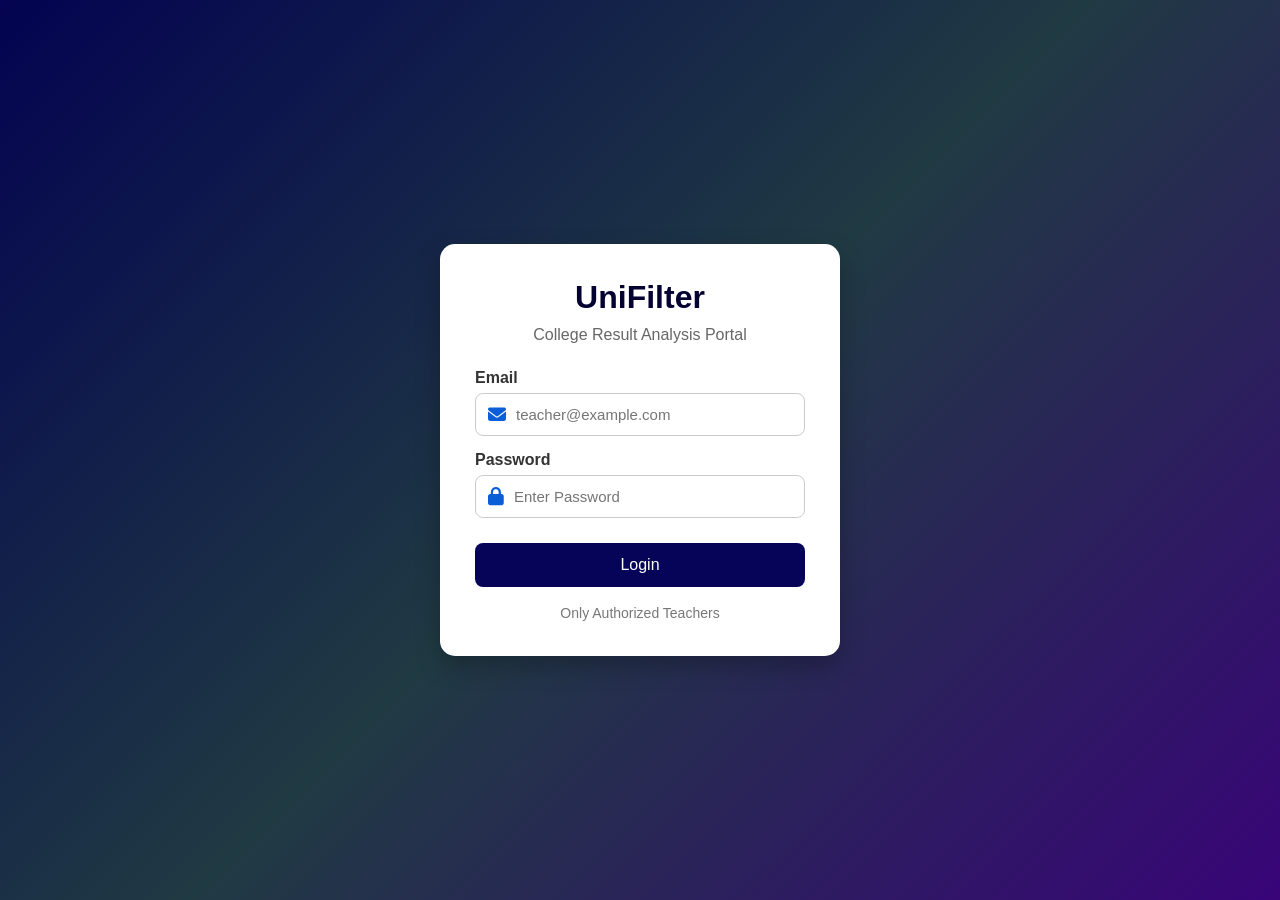
<file: index.html>
<!DOCTYPE html>
<html lang="en">
<head>
    <link rel="stylesheet" href="https://cdnjs.cloudflare.com/ajax/libs/font-awesome/6.5.2/css/all.min.css">
</head>
<meta charset="UTF-8">
<meta name="viewport" content="width=device-width, initial-scale=1.0">
<title>College Result Analysis Portal</title>

<style>
    *{
    margin:0;
    padding:0;
    box-sizing:border-box;
    font-family:Arial, Helvetica, sans-serif;
}

body{
     body {
    margin: 0;
    height: 100vh;
    background: linear-gradient(to right, white 30%, #2575fc 30%);
}
    display:flex;
    justify-content:center;
    align-items:center;
    height:100vh;
    margin:0;
    background:linear-gradient(135deg,#030351,#203A43,#380478);
}

.login-box{
    width:400px;
    background:#fff;
    padding:35px;
    border-radius:15px;
    box-shadow:0 10px 25px rgba(0,0,0,.25);
}

.logo{
    text-align:center;
    font-size:32px;
    font-weight:bold;
    color:#040230;
    margin-bottom:10px;
}

.sub{
    text-align:center;
    color:#666;
    margin-bottom:25px;
}

label{
    display:block;
    margin:12px 0 6px;
    font-weight:bold;
    color:#333;
}

.input-box{
    display:flex;
    align-items:center;
    border:1px solid #ccc;
    border-radius:8px;
    padding:0 12px;
    margin-bottom:15px;
    background:#fff;
}

.input-box i{
    color:#0b5ed7;
    font-size:18px;
    margin-right:10px;
}

.input-box input{
    width:100%;
    border:none;
    outline:none;
    padding:12px 0;
    font-size:15px;
}

button{
    width:100%;
    padding:13px;
    margin-top:10px;
    background:#060458;
    color:white;
    border:none;
    border-radius:8px;
    font-size:16px;
    cursor:pointer;
    transition:.3s;

    input:focus{
    outline:none;
    border:2px solid #0b5ed7;
    box-shadow:0 0 8px rgba(11,94,215,0.3);
}
}

button:hover{
    background:#084298;
}

.footer{
    margin-top:18px;
    text-align:center;
    color:#777;
    font-size:14px;
}
</style>
</head>

<body>
    

<div class="login-box">

<div class="logo">UniFilter</div>
<div class="sub">College Result Analysis Portal</div>

<label>Email</label>

<div class="input-box">
    <i class="fa-solid fa-envelope"></i>
    <input type="email" id="email" placeholder="teacher@example.com">
</div>
<label>Password</label>

<div class="input-box">
    <i class="fa-solid fa-lock"></i>
    <input type="password" id="password" placeholder="Enter Password">
</div>

<button onclick="login(window.location.href="dashboard.html";)">
Login

</button>

<div class="footer">
Only Authorized Teachers
</div>

</div>

<script>

function login(){

let email=document.getElementById("email").value;
let password=document.getElementById("password").value;

if(email=="" || password==""){
alert("Please enter Email and Password");
}
else{

window.location.href="dashboard.html";

}

}

</script>

</body>
</html>

<script>
function login() {

    let email = document.getElementById("email").value;
    let password = document.getElementById("password").value;

    if(email=="" || password==""){
        alert("Please enter Email and Password");
    }else{
        window.location.href="dashboard.html";
    }

}
</script>
</file>
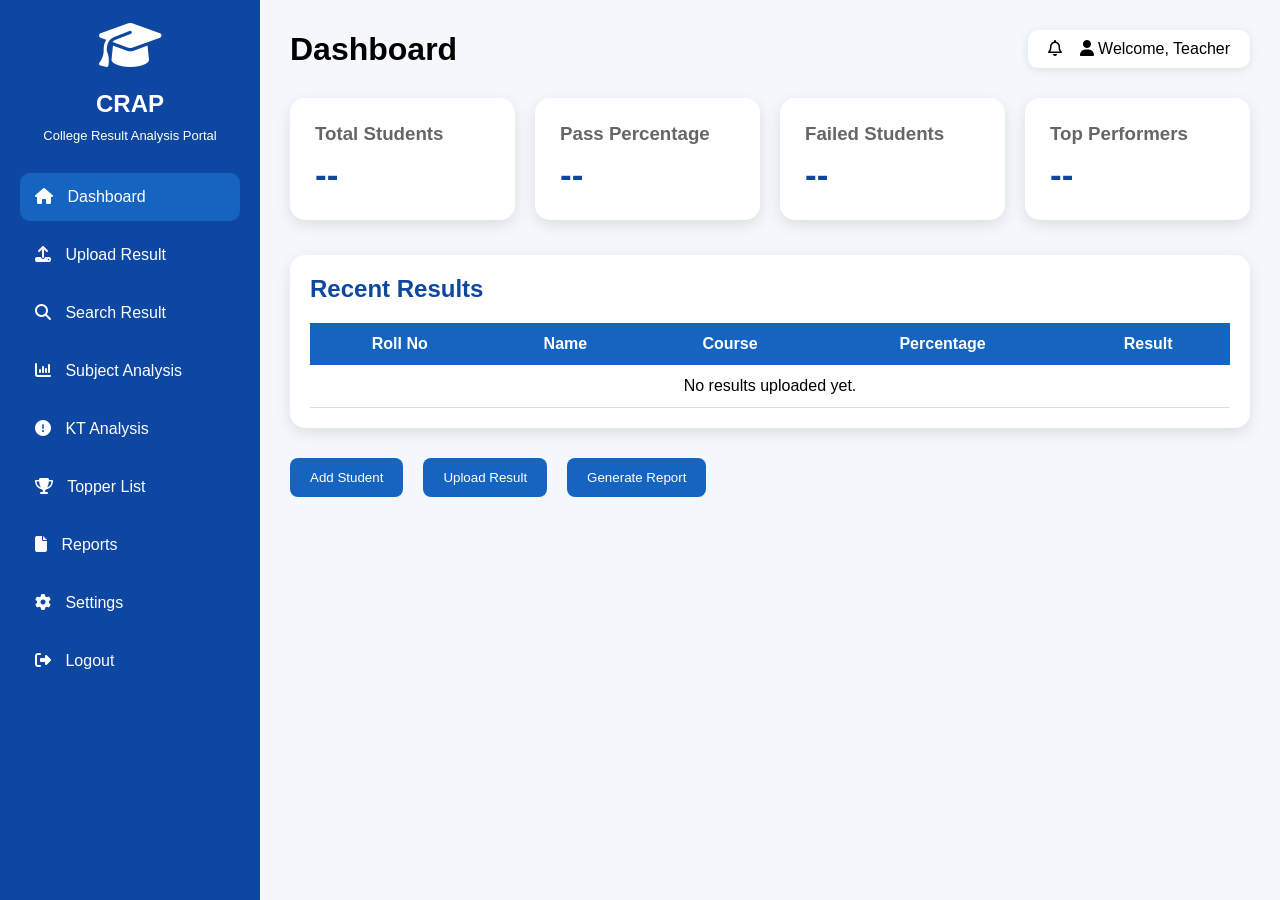
<file: dashboard.html>
<!DOCTYPE html>
<html lang="en">
<head>
    <meta charset="UTF-8">
    <meta name="viewport" content="width=device-width, initial-scale=1.0">
    <title>Dashboard - College Result Analysis Portal</title>

    <link rel="stylesheet" href="dashboard.css">

    <!-- Font Awesome -->
    <link rel="stylesheet"
    href="https://cdnjs.cloudflare.com/ajax/libs/font-awesome/6.7.2/css/all.min.css">
</head>

<body>
    

<div class="container">

    <!-- Sidebar -->
    <div class="sidebar">

        <div class="logo">
            <i class="fa-solid fa-graduation-cap"></i>
            <h2>CRAP</h2>
            <p>College Result Analysis Portal</p>
        </div>

        <ul>

            <li class="active">
                <i class="fa-solid fa-house"></i>
                Dashboard
            </li>

            <li onclick="window.location.href='upload.html'">
                <i class="fa-solid fa-upload"></i>
                Upload Result
            </li>

            <li onclick="window.location.href='search-result.html'">
                <i class="fa-solid fa-magnifying-glass"></i>
                Search Result
            </li>

            <li>
                <i class="fa-solid fa-chart-column"></i>
                Subject Analysis
            </li>

            <li>
                <i class="fa-solid fa-circle-exclamation"></i>
                KT Analysis
            </li>

            <li>
                <i class="fa-solid fa-trophy"></i>
                Topper List
            </li>

            <li>
                <i class="fa-solid fa-file"></i>
                Reports
            </li>

            <li>
                <i class="fa-solid fa-gear"></i>
                Settings
            </li>

            <li onclick="window.location.href='index.html'">
                <i class="fa-solid fa-right-from-bracket"></i>
                Logout
            </li>

        </ul>

    </div>

    <!-- Main Content -->
    <div class="main">

        <!-- Top Bar -->
        <div class="topbar">

            <h1>Dashboard</h1>

            <div class="profile">
                <i class="fa-regular fa-bell"></i>
                &nbsp;&nbsp;
                <i class="fa-solid fa-user"></i>
                Welcome, Teacher
            </div>

        </div>

        <!-- Cards -->

        <div class="cards">

            <div class="card">
                <h3>Total Students</h3>
                <h1>--</h1>
            </div>

            <div class="card">
                <h3>Pass Percentage</h3>
                <h1>--</h1>
            </div>

            <div class="card">
                <h3>Failed Students</h3>
                <h1>--</h1>
            </div>

            <div class="card">
                <h3>Top Performers</h3>
                <h1>--</h1>
            </div>

        </div>

        <!-- Recent Results -->

        <div class="recent-results">

            <h2>Recent Results</h2>

            <table>

                <tr>
                    <th>Roll No</th>
                    <th>Name</th>
                    <th>Course</th>
                    <th>Percentage</th>
                    <th>Result</th>
                </tr>

                
                    <tr>
    <td colspan="5" style="text-align:center;">
        No results uploaded yet.
    </td>
</tr>

            </table>

        </div>

        <!-- Buttons -->

        <div class="actions">

            <button>Add Student</button>

            <button>Upload Result</button>

            <button>Generate Report</button>

        </div>

    </div>

</div>
<script src="dashboard.js"></script>
</body>
</html>
</file>
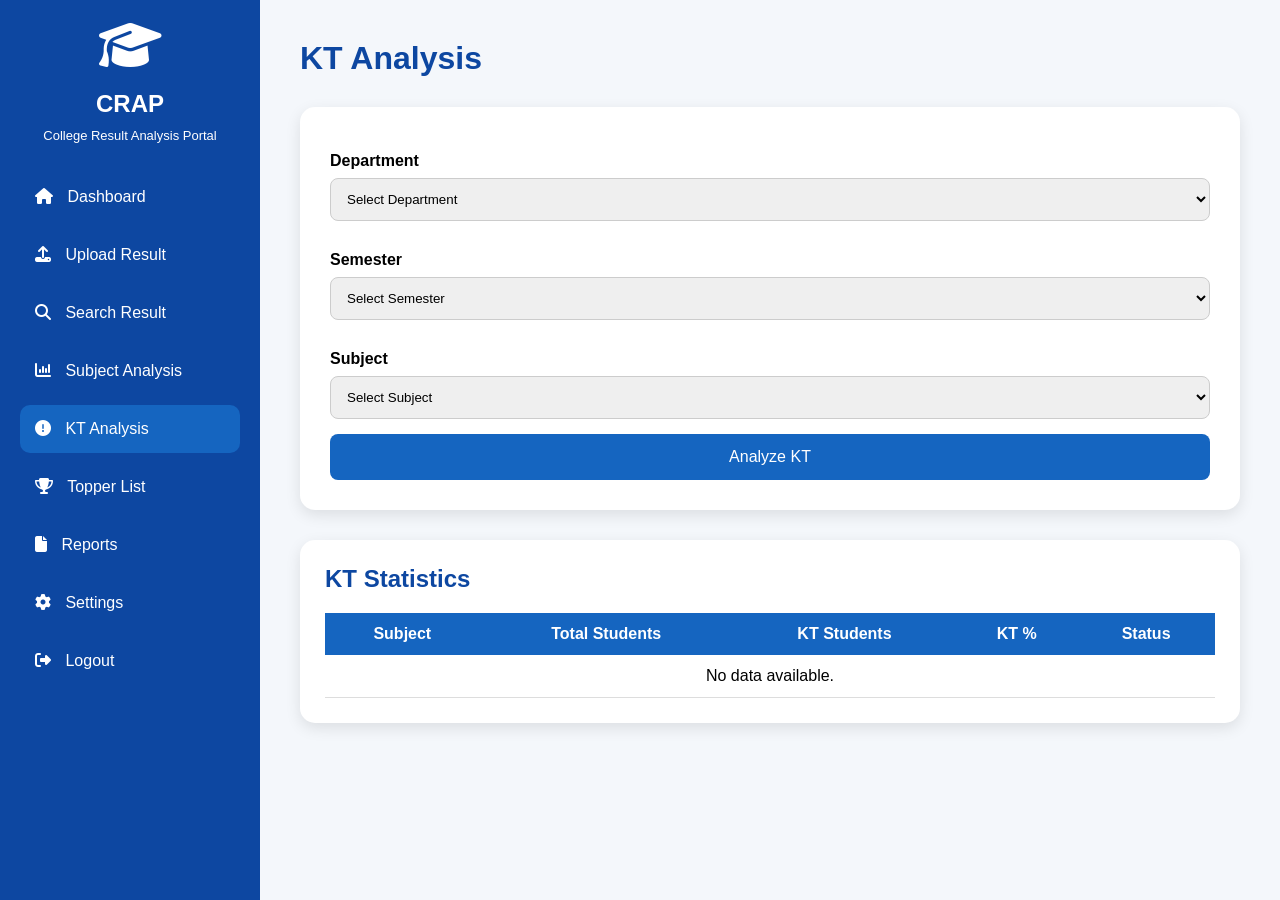
<file: kt.Html>
<!DOCTYPE html>
<html lang="en">
<head>
<meta charset="UTF-8">
<meta name="viewport" content="width=device-width, initial-scale=1.0">
<title>KT Analysis</title>

<link rel="stylesheet" href="kt.css">

<link rel="stylesheet"
href="https://cdnjs.cloudflare.com/ajax/libs/font-awesome/6.7.2/css/all.min.css">

</head>
<body>

<div class="container">

<!-- Sidebar -->

<div class="sidebar">

<div class="logo">
<i class="fa-solid fa-graduation-cap"></i>
<h2>CRAP</h2>
<p>College Result Analysis Portal</p>
</div>

<ul>

<li onclick="window.location.href='dashboard.html'">
<i class="fa-solid fa-house"></i> Dashboard
</li>

<li onclick="window.location.href='upload.html'">
<i class="fa-solid fa-upload"></i> Upload Result
</li>

<li onclick="window.location.href='search-result.html'">
<i class="fa-solid fa-magnifying-glass"></i> Search Result
</li>

<li onclick="window.location.href='subject.html'">
<i class="fa-solid fa-chart-column"></i> Subject Analysis
</li>

<li class="active">
<i class="fa-solid fa-circle-exclamation"></i> KT Analysis
</li>

<li onclick="window.location.href='topper.html'">
<i class="fa-solid fa-trophy"></i> Topper List
</li>

<li onclick="window.location.href='reports.html'">
<i class="fa-solid fa-file"></i> Reports
</li>

<li onclick="window.location.href='settings.html'">
<i class="fa-solid fa-gear"></i> Settings
</li>

<li onclick="window.location.href='index.html'">
<i class="fa-solid fa-right-from-bracket"></i> Logout
</li>

</ul>

</div>

<!-- Main -->

<div class="main">

<h1>KT Analysis</h1>

<div class="analysis-box">

<label>Department</label>

<select id="department">
<option value="">Select Department</option>
<option>BSc IT</option>
<option>BCom</option>
<option>BMS</option>
</select>

<label>Semester</label>

<select id="semester">
<option value="">Select Semester</option>
<option>Semester 1</option>
<option>Semester 2</option>
<option>Semester 3</option>
<option>Semester 4</option>
<option>Semester 5</option>
<option>Semester 6</option>
</select>

<label>Subject</label>

<select id="subject">
<option value="">Select Subject</option>
</select>

<button onclick="analyzeKT()">
Analyze KT
</button>

</div>

<div class="table-box">

<h2>KT Statistics</h2>

<table>

<tr>
<th>Subject</th>
<th>Total Students</th>
<th>KT Students</th>
<th>KT %</th>
<th>Status</th>
</tr>

<tr>
<td colspan="5">
No data available.
</td>
</tr>

</table>

</div>

</div>

</div>

<script src="kt.js"></script>

</body>
</html>
</file>
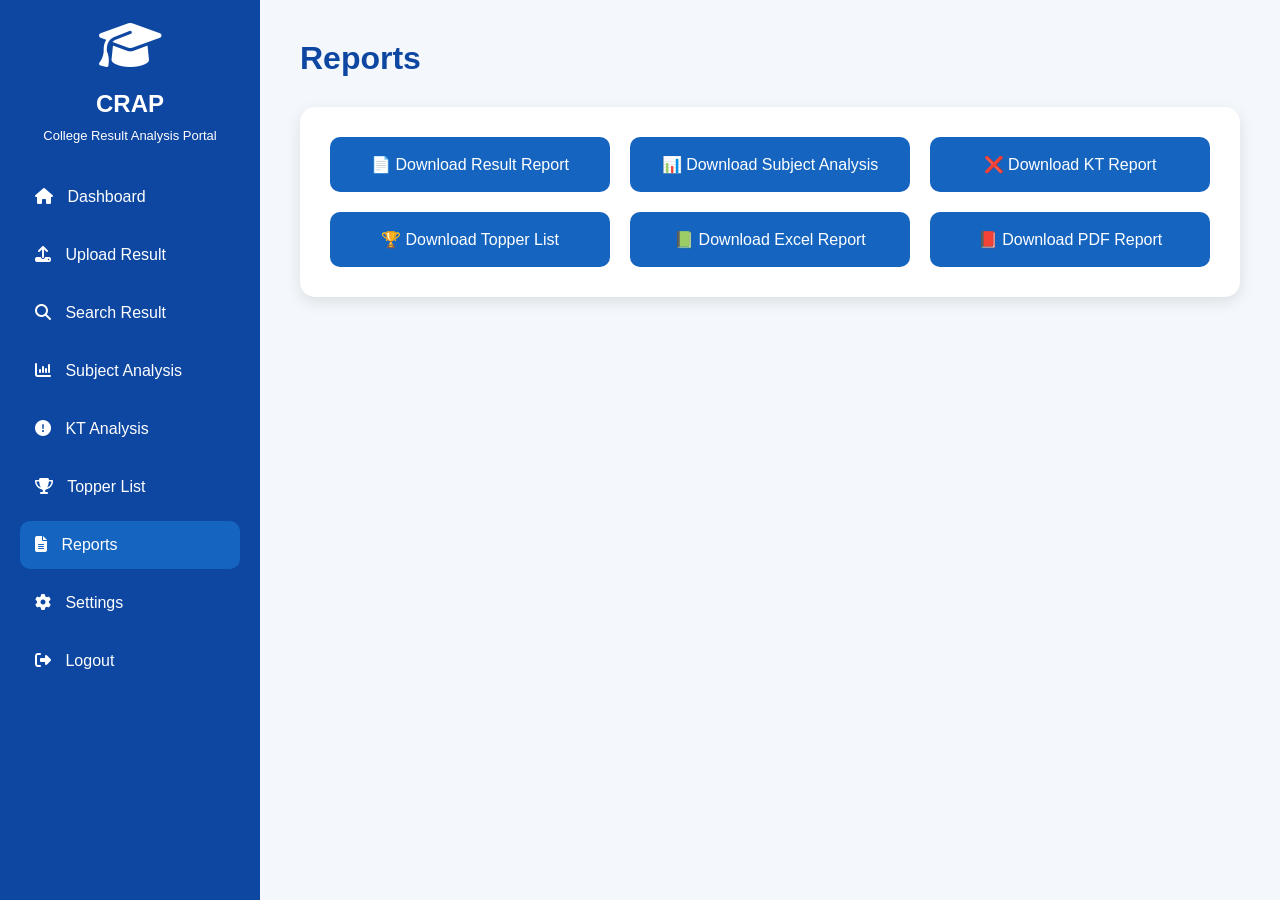
<file: reports.html>
<!DOCTYPE html>
<html lang="en">
<head>
<meta charset="UTF-8">
<meta name="viewport" content="width=device-width, initial-scale=1.0">
<title>Reports</title>

<link rel="stylesheet" href="reports.css">

<link rel="stylesheet"
href="https://cdnjs.cloudflare.com/ajax/libs/font-awesome/6.7.2/css/all.min.css">

</head>
<body>

<div class="container">

<!-- Sidebar -->

<div class="sidebar">

<div class="logo">
<i class="fa-solid fa-graduation-cap"></i>
<h2>CRAP</h2>
<p>College Result Analysis Portal</p>
</div>

<ul>

<li onclick="window.location.href='dashboard.html'">
<i class="fa-solid fa-house"></i> Dashboard
</li>

<li onclick="window.location.href='upload.html'">
<i class="fa-solid fa-upload"></i> Upload Result
</li>

<li onclick="window.location.href='search-result.html'">
<i class="fa-solid fa-magnifying-glass"></i> Search Result
</li>

<li onclick="window.location.href='subject.html'">
<i class="fa-solid fa-chart-column"></i> Subject Analysis
</li>

<li onclick="window.location.href='kt.html'">
<i class="fa-solid fa-circle-exclamation"></i> KT Analysis
</li>

<li onclick="window.location.href='topper.html'">
<i class="fa-solid fa-trophy"></i> Topper List
</li>

<li class="active">
<i class="fa-solid fa-file-lines"></i> Reports
</li>

<li onclick="window.location.href='settings.html'">
<i class="fa-solid fa-gear"></i> Settings
</li>

<li onclick="window.location.href='index.html'">
<i class="fa-solid fa-right-from-bracket"></i> Logout
</li>

</ul>

</div>

<!-- Main -->

<div class="main">

<h1>Reports</h1>

<div class="report-box">

<button onclick="downloadResultReport()">
📄 Download Result Report
</button>

<button onclick="downloadSubjectReport()">
📊 Download Subject Analysis
</button>

<button onclick="downloadKTReport()">
❌ Download KT Report
</button>

<button onclick="downloadTopperReport()">
🏆 Download Topper List
</button>

<button onclick="downloadExcelReport()">
📗 Download Excel Report
</button>

<button onclick="downloadPDFReport()">
📕 Download PDF Report
</button>

</div>

</div>

</div>

<script src="reports.js"></script>

</body>
</html>
</file>
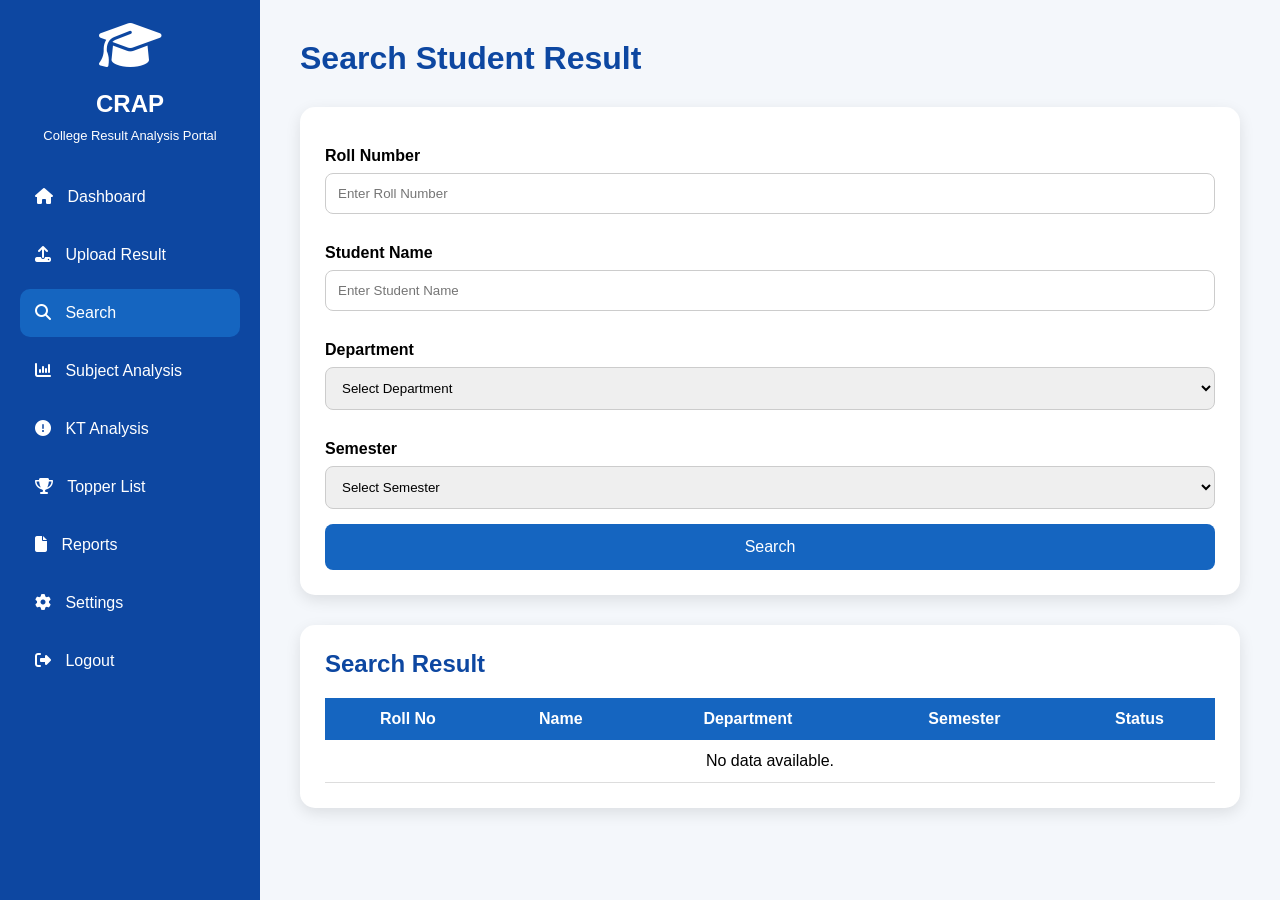
<file: search-result.html>
<!DOCTYPE html>
<html lang="en">
<head>
    <meta charset="UTF-8">
    <meta name="viewport" content="width=device-width, initial-scale=1.0">
    <title>Search Student</title>

    <link rel="stylesheet" href="search.css">

    <link rel="stylesheet"
    href="https://cdnjs.cloudflare.com/ajax/libs/font-awesome/6.7.2/css/all.min.css">
</head>
<body>

<div class="container">

    <!-- Sidebar -->
    <div class="sidebar">

        <div class="logo">
            <i class="fa-solid fa-graduation-cap"></i>
            <h2>CRAP</h2>
            <p>College Result Analysis Portal</p>
        </div>

        <ul>
            <li onclick="window.location.href='dashboard.html'">
                <i class="fa-solid fa-house"></i> Dashboard
            </li>

            <li onclick="window.location.href='upload.html'">
                <i class="fa-solid fa-upload"></i> Upload Result
            </li>

            <li class="active">
                <i class="fa-solid fa-magnifying-glass"></i> Search
            </li>

            <li onclick="window.location.href='subject.html'">
                <i class="fa-solid fa-chart-column"></i> Subject Analysis
            </li>

            <li onclick="window.location.href='kt.html'">
                <i class="fa-solid fa-circle-exclamation"></i> KT Analysis
            </li>

            <li onclick="window.location.href='topper.html'">
                <i class="fa-solid fa-trophy"></i> Topper List
            </li>

            <li onclick="window.location.href='reports.html'">
                <i class="fa-solid fa-file"></i> Reports
            </li>

            <li onclick="window.location.href='settings.html'">
                <i class="fa-solid fa-gear"></i> Settings
            </li>

            <li onclick="window.location.href='index.html'">
                <i class="fa-solid fa-right-from-bracket"></i> Logout
            </li>
        </ul>

    </div>

    <!-- Main Content -->

    <div class="main">

        <h1>Search Student Result</h1>

        <div class="search-box">

            <label>Roll Number</label>
            <input type="text" id="roll" placeholder="Enter Roll Number">

            <label>Student Name</label>
            <input type="text" id="name" placeholder="Enter Student Name">

            <label>Department</label>
            <select id="department">
                <option value="">Select Department</option>
                <option>BSc IT</option>
                <option>BCom</option>
                <option>BMS</option>
                <option>BCS</option>
                <option>BDS</option>
                <option>BAF</option>
            </select>

            <label>Semester</label>
            <select id="semester">
                <option value="">Select Semester</option>
                <option>Semester 1</option>
                <option>Semester 2</option>
                <option>Semester 3</option>
                <option>Semester 4</option>
                <option>Semester 5</option>
                <option>Semester 6</option>
            </select>

            <button onclick="searchStudent()">
                Search
            </button>

        </div>

        <div class="result-table">

            <h2>Search Result</h2>

            <table>

                <tr>
                    <th>Roll No</th>
                    <th>Name</th>
                    <th>Department</th>
                    <th>Semester</th>
                    <th>Status</th>
                </tr>

                <tr>
                    <td colspan="5">No data available.</td>
                </tr>

            </table>

        </div>

    </div>

</div>

<script src="search.js"></script>

</body>
</html>
</file>
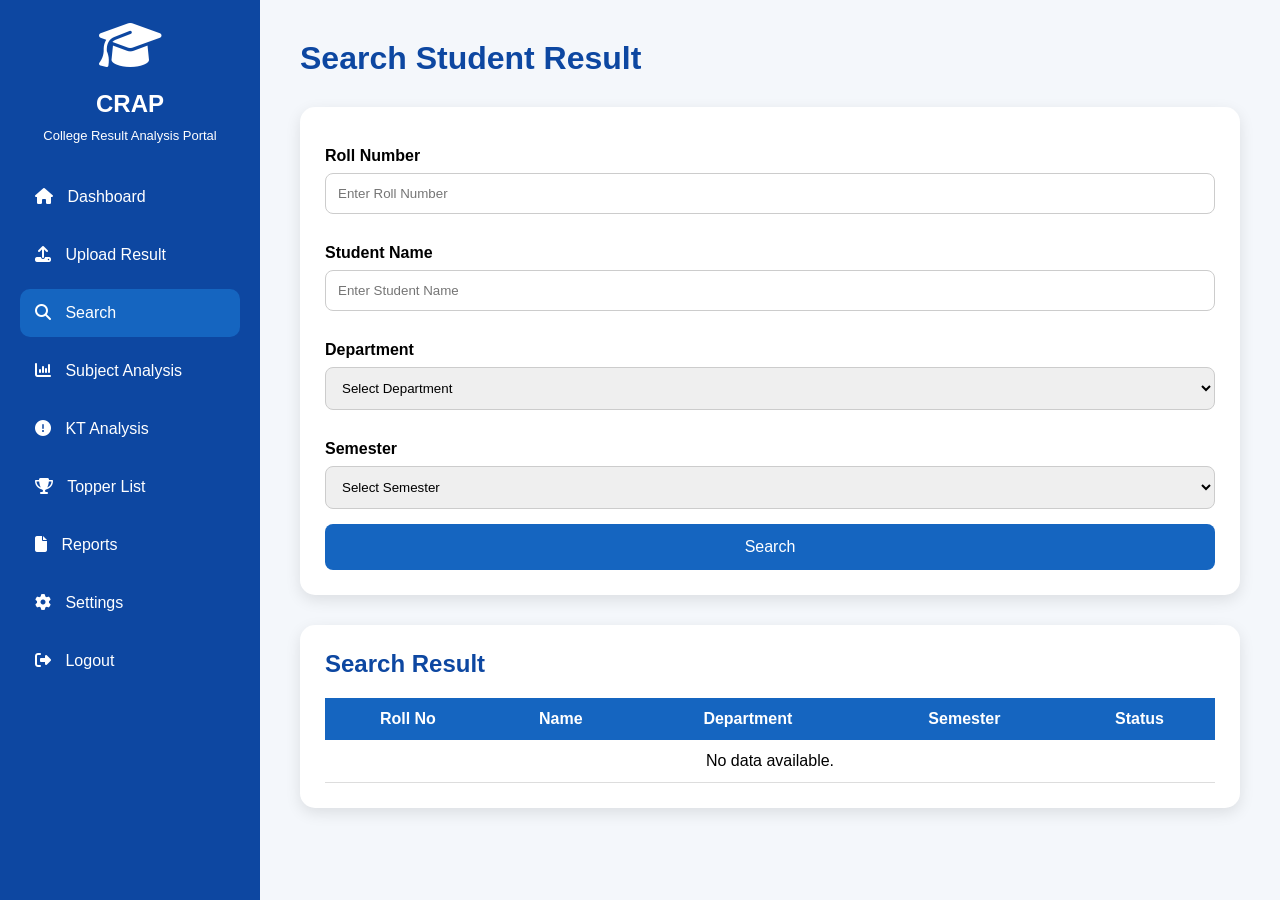
<file: search.html>
<!DOCTYPE html>
<html lang="en">
<head>
    <meta charset="UTF-8">
    <meta name="viewport" content="width=device-width, initial-scale=1.0">
    <title>Search Student</title>

    <link rel="stylesheet" href="search.css">

    <link rel="stylesheet"
    href="https://cdnjs.cloudflare.com/ajax/libs/font-awesome/6.7.2/css/all.min.css">
</head>
<body>

<div class="container">

    <!-- Sidebar -->
    <div class="sidebar">

        <div class="logo">
            <i class="fa-solid fa-graduation-cap"></i>
            <h2>CRAP</h2>
            <p>College Result Analysis Portal</p>
        </div>

        <ul>
            <li onclick="window.location.href='dashboard.html'">
                <i class="fa-solid fa-house"></i> Dashboard
            </li>

            <li onclick="window.location.href='upload.html'">
                <i class="fa-solid fa-upload"></i> Upload Result
            </li>

            <li class="active">
                <i class="fa-solid fa-magnifying-glass"></i> Search
            </li>

            <li onclick="window.location.href='subject.html'">
                <i class="fa-solid fa-chart-column"></i> Subject Analysis
            </li>

            <li onclick="window.location.href='kt.html'">
                <i class="fa-solid fa-circle-exclamation"></i> KT Analysis
            </li>

            <li onclick="window.location.href='topper.html'">
                <i class="fa-solid fa-trophy"></i> Topper List
            </li>

            <li onclick="window.location.href='reports.html'">
                <i class="fa-solid fa-file"></i> Reports
            </li>

            <li onclick="window.location.href='settings.html'">
                <i class="fa-solid fa-gear"></i> Settings
            </li>

            <li onclick="window.location.href='index.html'">
                <i class="fa-solid fa-right-from-bracket"></i> Logout
            </li>
        </ul>

    </div>

    <!-- Main Content -->

    <div class="main">

        <h1>Search Student Result</h1>

        <div class="search-box">

            <label>Roll Number</label>
            <input type="text" id="roll" placeholder="Enter Roll Number">

            <label>Student Name</label>
            <input type="text" id="name" placeholder="Enter Student Name">

            <label>Department</label>
            <select id="department">
                <option value="">Select Department</option>
                <option>BSc IT</option>
                <option>BCom</option>
                <option>BMS</option>
                <option>BCS</option>
                <option>BDS</option>
                <option>BAF</option>
            </select>

            <label>Semester</label>
            <select id="semester">
                <option value="">Select Semester</option>
                <option>Semester 1</option>
                <option>Semester 2</option>
                <option>Semester 3</option>
                <option>Semester 4</option>
                <option>Semester 5</option>
                <option>Semester 6</option>
            </select>

            <button onclick="searchStudent()">
                Search
            </button>

        </div>

        <div class="result-table">

            <h2>Search Result</h2>

            <table>

                <tr>
                    <th>Roll No</th>
                    <th>Name</th>
                    <th>Department</th>
                    <th>Semester</th>
                    <th>Status</th>
                </tr>

                <tr>
                    <td colspan="5">No data available.</td>
                </tr>

            </table>

        </div>

    </div>

</div>

<script src="search.js"></script>

</body>
</html>
</file>
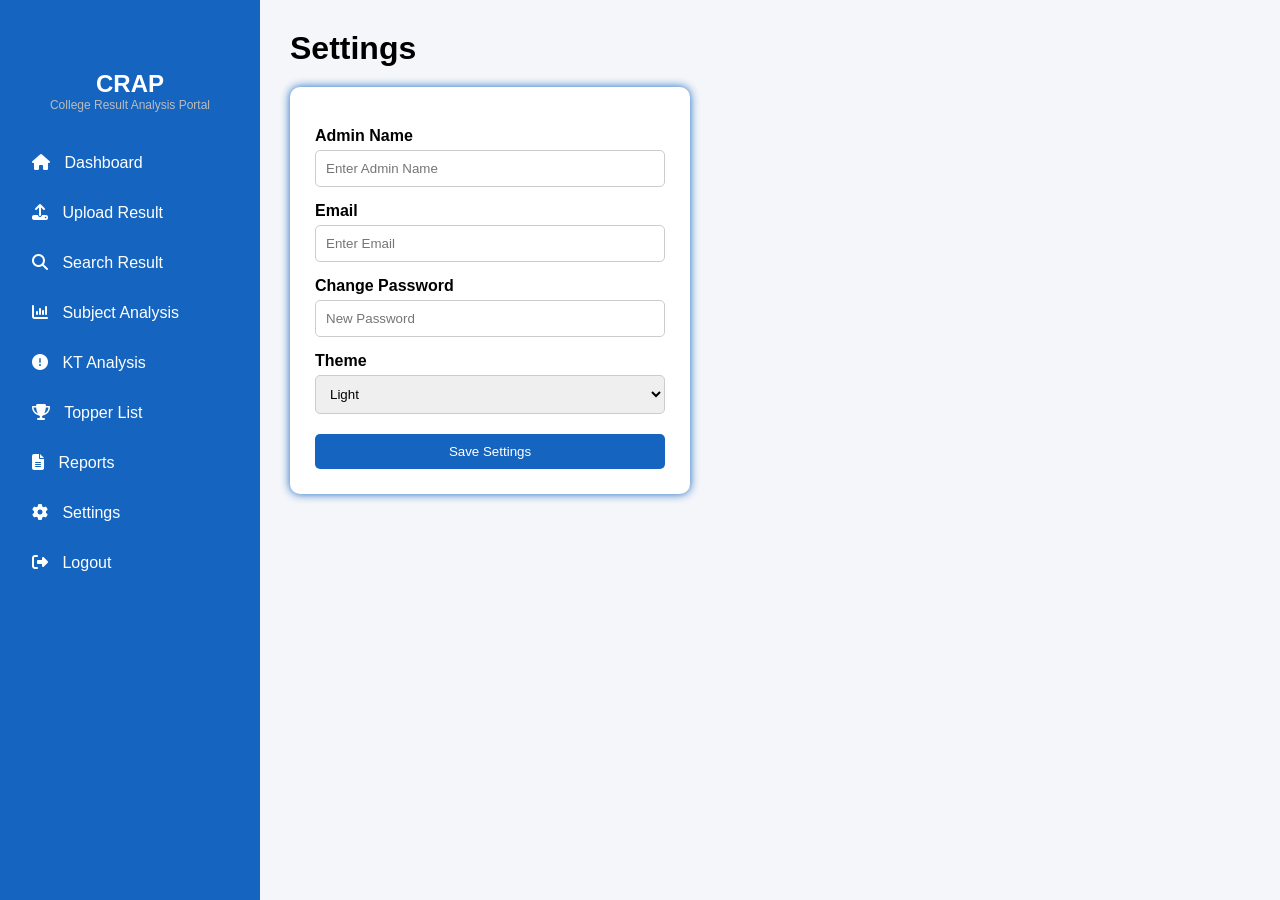
<file: settings.html>
<!DOCTYPE html>
<html lang="en">
<head>

<meta charset="UTF-8">
<meta name="viewport" content="width=device-width, initial-scale=1.0">

<title>Settings</title>

<link rel="stylesheet" href="settings.css">

<link rel="stylesheet"
href="https://cdnjs.cloudflare.com/ajax/libs/font-awesome/6.7.2/css/all.min.css">

</head>

<body>

<div class="container">

<!-- Sidebar -->

<div class="sidebar">

<div class="logo">
<i class="fa-solid fa-graduation-cap"></i>
<h2>CRAP</h2>
<p>College Result Analysis Portal</p>
</div>

<ul>

<li onclick="window.location.href='dashboard.html'">
<i class="fa-solid fa-house"></i> Dashboard
</li>

<li onclick="window.location.href='upload.html'">
<i class="fa-solid fa-upload"></i> Upload Result
</li>

<li onclick="window.location.href='search-result.html'">
<i class="fa-solid fa-magnifying-glass"></i> Search Result
</li>

<li onclick="window.location.href='subject.html'">
<i class="fa-solid fa-chart-column"></i> Subject Analysis
</li>

<li onclick="window.location.href='kt.html'">
<i class="fa-solid fa-circle-exclamation"></i> KT Analysis
</li>

<li onclick="window.location.href='topper.html'">
<i class="fa-solid fa-trophy"></i> Topper List
</li>

<li onclick="window.location.href='reports.html'">
<i class="fa-solid fa-file-lines"></i> Reports
</li>

<li class="active">
<i class="fa-solid fa-gear"></i> Settings
</li>

<li onclick="window.location.href='index.html'">
<i class="fa-solid fa-right-from-bracket"></i> Logout
</li>

</ul>

</div>

<!-- Main -->

<div class="main">

<h1>Settings</h1>

<div class="settings-box">

<label>Admin Name</label>
<input type="text" placeholder="Enter Admin Name">

<label>Email</label>
<input type="email" placeholder="Enter Email">

<label>Change Password</label>
<input type="password" placeholder="New Password">

<label>Theme</label>

<select>
<option>Light</option>
<option>Dark</option>
</select>

<button onclick="saveSettings()">
Save Settings
</button>

</div>

</div>

</div>

<script src="settings.js"></script>

</body>
</html>
</file>
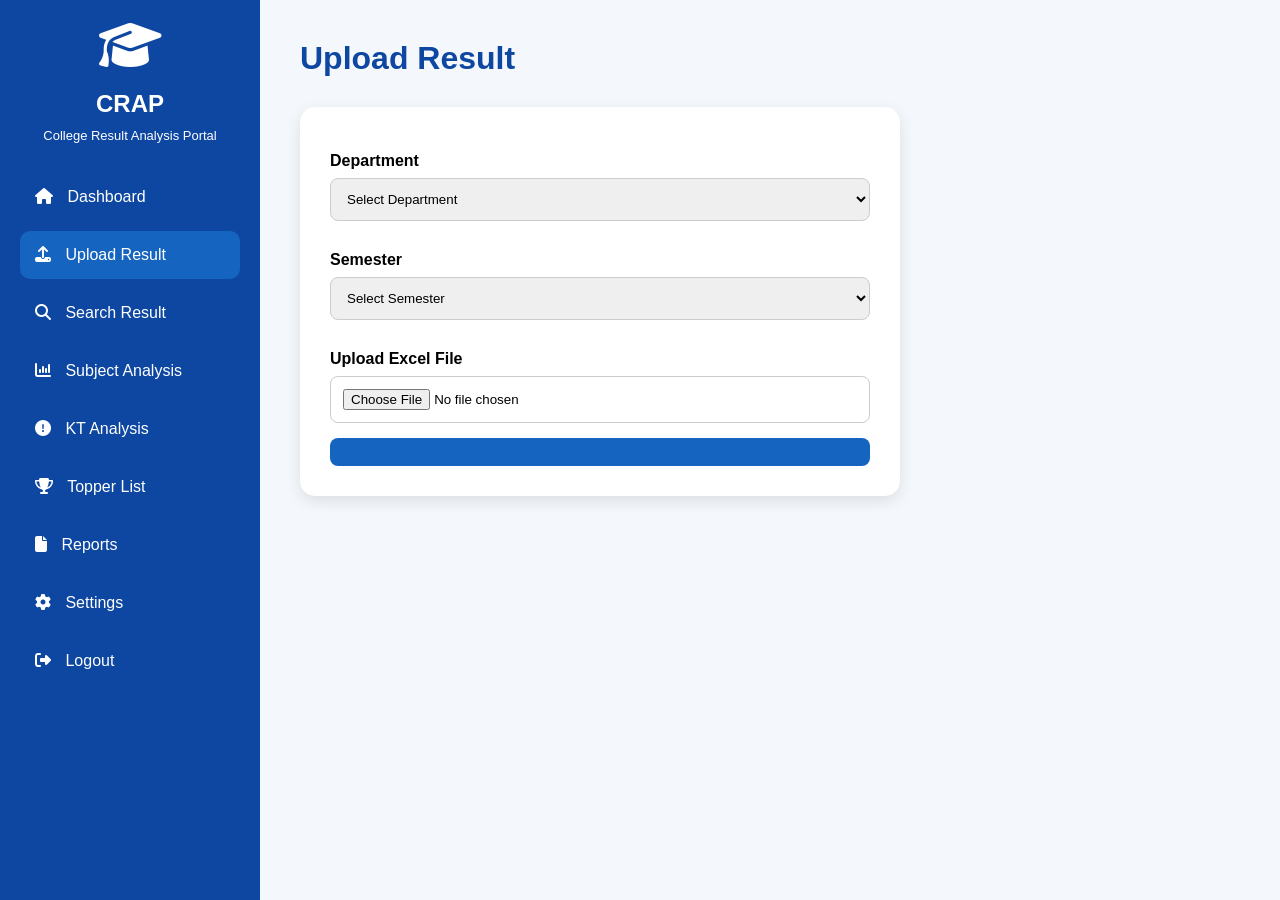
<file: upload.html>
<!DOCTYPE html>
<html lang="en">
<head>
    <meta charset="UTF-8">
    <meta name="viewport" content="width=device-width, initial-scale=1.0">
    <title>Upload Result</title>

    <link rel="stylesheet" href="upload.css">

    <link rel="stylesheet"
    href="https://cdnjs.cloudflare.com/ajax/libs/font-awesome/6.7.2/css/all.min.css">
</head>

<body>

<div class="container">

    <!-- Sidebar -->
    <div class="sidebar">

        <div class="logo">
            <i class="fa-solid fa-graduation-cap"></i>
            <h2>CRAP</h2>
            <p>College Result Analysis Portal</p>
        </div>

        <ul>

            <li onclick="window.location.href='dashboard.html'">
                <i class="fa-solid fa-house"></i> Dashboard
            </li>

            <li class="active">
                <i class="fa-solid fa-upload"></i> Upload Result
            </li>

            <li onclick="window.location.href='search-result.html'">
                <i class="fa-solid fa-magnifying-glass"></i> Search Result
            </li>

            <li><i class="fa-solid fa-chart-column"></i> Subject Analysis</li>

            <li><i class="fa-solid fa-circle-exclamation"></i> KT Analysis</li>

            <li><i class="fa-solid fa-trophy"></i> Topper List</li>

            <li><i class="fa-solid fa-file"></i> Reports</li>

            <li><i class="fa-solid fa-gear"></i> Settings</li>

            <li onclick="window.location.href='index.html'">
                <i class="fa-solid fa-right-from-bracket"></i> Logout
            </li>

        </ul>

    </div>

    <!-- Main -->

    <div class="main">

        <h1>Upload Result</h1>

        <div class="upload-box">

            <label>Department</label>
            <select>
                <option>Select Department</option>
                <option>BSc IT</option>
                <option>BCom</option>
                <option>BMS</option>
                <option>BCS</option>
                <option>BDS</option>
                <option>BAF</option>
            </select>

            <label>Semester</label>
            <select>
                <option>Select Semester</option>
                <option>Semester 1</option>
                <option>Semester 2</option>
                <option>Semester 3</option>
                <option>Semester 4</option>
                <option>Semester 5</option>
                <option>Semester 6</option>
                
            </select>

            <label>Upload Excel File</label>

            <input type="file" id="resultfile" accept=".xlsx,.xls">

            <button onclick="uploadResult()"Upload Result></button>

        </div>

    </div>

</div>
<script src="upload.js"></script>

</body>
</html>
</file>
<file: dashboard.css>
*{
    margin:0;
    padding:0;
    box-sizing:border-box;
    font-family:Arial,sans-serif;
}

body{
    background:#f4f7fb;
}

.container{
    display:flex;
    min-height:100vh;
}

/* Sidebar */

.sidebar{
    width:260px;
    background:#0d47a1;
    color:white;
    padding:20px;
}

.logo{
    text-align:center;
    margin-bottom:30px;
}

.logo i{
    font-size:50px;
    margin-bottom:10px;
}

.logo h2{
    margin:10px 0;
}

.logo p{
    font-size:13px;
}

.sidebar ul{
    list-style:none;
    margin-top:30px;
}

.sidebar ul li{
    padding:15px;
    margin:10px 0;
    border-radius:10px;
    cursor:pointer;
    transition:0.3s;
}

.sidebar ul li:hover,
.sidebar ul li.active{
    background:#1565c0;
}

.sidebar ul li i{
    margin-right:10px;
}

/* Main */

.main{
    flex:1;
    padding:30px;
}

.topbar{
    display:flex;
    justify-content:space-between;
    align-items:center;
    margin-bottom:30px;
}

.profile{
    background:white;
    padding:10px 20px;
    border-radius:10px;
    box-shadow:0 2px 10px rgba(0,0,0,0.1);
}

/* Cards */

.cards{
    display:grid;
    grid-template-columns:repeat(4,1fr);
    gap:20px;
}

.card{
    background:white;
    padding:25px;
    border-radius:15px;
    box-shadow:0 5px 15px rgba(0,0,0,0.1);
    transition:.3s;
}

.card:hover{
    transform:translateY(-5px);
}

.card h3{
    color:#666;
    margin-bottom:10px;
}

.card h1{
    color:#0d47a1;
    font-size:35px;
}

/* Table */

.recent-results{
    background:white;
    margin-top:35px;
    padding:20px;
    border-radius:15px;
    box-shadow:0 5px 15px rgba(0,0,0,0.1);
}

.recent-results h2{
    margin-bottom:20px;
    color:#0d47a1;
}

table{
    width:100%;
    border-collapse:collapse;
}

table th{
    background:#1565c0;
    color:white;
    padding:12px;
}

table td{
    padding:12px;
    text-align:center;
    border-bottom:1px solid #ddd;
}

/* Buttons */

.actions{
    margin-top:30px;
    display:flex;
    gap:20px;
}

.actions button{
    background:#1565c0;
    color:white;
    border:none;
    padding:12px 20px;
    border-radius:8px;
    cursor:pointer;
    transition:.3s;
}

.actions button:hover{
    background:#0d47a1;
}
</file>
<file: kt.css>
*{
    margin:0;
    padding:0;
    box-sizing:border-box;
    font-family:Arial,sans-serif;
}

body{
    background:#f4f7fb;
}

.container{
    display:flex;
    min-height:100vh;
}

/* Sidebar */

.sidebar{
    width:260px;
    background:#0d47a1;
    color:white;
    padding:20px;
}

.logo{
    text-align:center;
    margin-bottom:30px;
}

.logo i{
    font-size:50px;
    margin-bottom:10px;
}

.logo h2{
    margin:10px 0;
}

.logo p{
    font-size:13px;
}

.sidebar ul{
    list-style:none;
    margin-top:30px;
}

.sidebar ul li{
    padding:15px;
    margin:10px 0;
    border-radius:10px;
    cursor:pointer;
    transition:.3s;
}

.sidebar ul li:hover,
.sidebar ul li.active{
    background:#1565c0;
}

.sidebar ul li i{
    margin-right:10px;
}

/* Main */

.main{
    flex:1;
    padding:40px;
}

.main h1{
    color:#0d47a1;
    margin-bottom:30px;
}

/* Analysis Box */

.analysis-box{
    background:white;
    padding:30px;
    border-radius:15px;
    box-shadow:0 5px 15px rgba(0,0,0,.1);
    margin-bottom:30px;
}

.analysis-box label{
    display:block;
    margin-bottom:8px;
    margin-top:15px;
    font-weight:bold;
}

.analysis-box select{
    width:100%;
    padding:12px;
    border:1px solid #ccc;
    border-radius:8px;
    margin-bottom:15px;
}

.analysis-box button{
    width:100%;
    padding:14px;
    background:#1565c0;
    color:white;
    border:none;
    border-radius:8px;
    cursor:pointer;
    font-size:16px;
    transition:.3s;
}

.analysis-box button:hover{
    background:#0d47a1;
}

/* Table */

.table-box{
    background:white;
    padding:25px;
    border-radius:15px;
    box-shadow:0 5px 15px rgba(0,0,0,.1);
}

.table-box h2{
    color:#0d47a1;
    margin-bottom:20px;
}

table{
    width:100%;
    border-collapse:collapse;
}

table th{
    background:#1565c0;
    color:white;
    padding:12px;
}

table td{
    padding:12px;
    text-align:center;
    border-bottom:1px solid #ddd;
}

table tr:hover{
    background:#f5f5f5;
}
</file>
<file: reports.css>
*{
    margin:0;
    padding:0;
    box-sizing:border-box;
    font-family:Arial,sans-serif;
}

body{
    background:#f4f7fb;
}

.container{
    display:flex;
    min-height:100vh;
}

/* Sidebar */

.sidebar{
    width:260px;
    background:#0d47a1;
    color:white;
    padding:20px;
}

.logo{
    text-align:center;
    margin-bottom:30px;
}

.logo i{
    font-size:50px;
    margin-bottom:10px;
}

.logo h2{
    margin:10px 0;
}

.logo p{
    font-size:13px;
}

.sidebar ul{
    list-style:none;
    margin-top:30px;
}

.sidebar ul li{
    padding:15px;
    margin:10px 0;
    border-radius:10px;
    cursor:pointer;
    transition:.3s;
}

.sidebar ul li:hover,
.sidebar ul li.active{
    background:#1565c0;
}

.sidebar ul li i{
    margin-right:10px;
}

/* Main */

.main{
    flex:1;
    padding:40px;
}

.main h1{
    color:#0d47a1;
    margin-bottom:30px;
}

/* Report Box */

.report-box{
    background:white;
    padding:30px;
    border-radius:15px;
    box-shadow:0 5px 15px rgba(0,0,0,.1);

    display:grid;
    grid-template-columns:repeat(auto-fit,minmax(250px,1fr));
    gap:20px;
}

.report-box button{
    padding:18px;
    border:none;
    border-radius:10px;
    background:#1565c0;
    color:white;
    font-size:16px;
    cursor:pointer;
    transition:.3s;
}

.report-box button:hover{
    background:#0d47a1;
    transform:scale(1.03);
}
</file>
<file: search.css>
*{
    margin:0;
    padding:0;
    box-sizing:border-box;
    font-family:Arial,sans-serif;
}

body{
    background:#f4f7fb;
}

.container{
    display:flex;
    min-height:100vh;
}

/* Sidebar */

.sidebar{
    width:260px;
    background:#0d47a1;
    color:white;
    padding:20px;
}

.logo{
    text-align:center;
    margin-bottom:30px;
}

.logo i{
    font-size:50px;
    margin-bottom:10px;
}

.logo h2{
    margin:10px 0;
}

.logo p{
    font-size:13px;
}

.sidebar ul{
    list-style:none;
    margin-top:30px;
}

.sidebar ul li{
    padding:15px;
    margin:10px 0;
    border-radius:10px;
    cursor:pointer;
    transition:.3s;
}

.sidebar ul li:hover,
.sidebar ul li.active{
    background:#1565c0;
}

.sidebar ul li i{
    margin-right:10px;
}

/* Main */

.main{
    flex:1;
    padding:40px;
}

.main h1{
    color:#0d47a1;
    margin-bottom:30px;
}

/* Search Box */

.search-box{
    background:white;
    padding:25px;
    border-radius:15px;
    box-shadow:0 5px 15px rgba(0,0,0,.1);
    margin-bottom:30px;
}

.search-box label{
    display:block;
    margin-top:15px;
    margin-bottom:8px;
    font-weight:bold;
}

.search-box input,
.search-box select{
    width:100%;
    padding:12px;
    border:1px solid #ccc;
    border-radius:8px;
    margin-bottom:15px;
}

.search-box button{
    width:100%;
    padding:14px;
    border:none;
    background:#1565c0;
    color:white;
    border-radius:8px;
    font-size:16px;
    cursor:pointer;
    transition:.3s;
}

.search-box button:hover{
    background:#0d47a1;
}

/* Result Table */

.result-table{
    background:white;
    padding:25px;
    border-radius:15px;
    box-shadow:0 5px 15px rgba(0,0,0,.1);
}

.result-table h2{
    color:#0d47a1;
    margin-bottom:20px;
}

table{
    width:100%;
    border-collapse:collapse;
}

table th{
    background:#1565c0;
    color:white;
    padding:12px;
}

table td{
    padding:12px;
    text-align:center;
    border-bottom:1px solid #ddd;
}
</file>
<file: settings.css>
* {
    margin: 0;
    padding: 0;
    box-sizing: border-box;
    font-family: Arial, sans-serif;
}

body {
    background: #f4f6f9;
}

/* Container */
.container {
    display: flex;
    height: 100vh;
}

/* Sidebar */
.sidebar {
    width: 260px;
    background: #1565c0;
    color: white;
    padding: 20px;
}

.logo {
    text-align: center;
    margin-bottom: 30px;
}

.logo i {
    font-size: 40px;
    color: #1565c0;
}

.logo h2 {
    margin-top: 10px;
}

.logo p {
    font-size: 12px;
    color: #bbb;
}

.sidebar ul {
    list-style: none;
}

.sidebar ul li {
    padding: 12px;
    margin: 8px 0;
    cursor: pointer;
    border-radius: 5px;
    transition: 0.3s;
}

.sidebar ul li:hover {
    background: #1565c0;
}

.sidebar ul li i {
    margin-right: 10px;
}

.active {
    background: #1565c0;
}

/* Main Section */
.main {
    flex: 1;
    padding: 30px;
}

.main h1 {
    margin-bottom: 20px;
}

/* Settings Box */
.settings-box {
    background: white;
    padding: 25px;
    width: 400px;
    border-radius: 10px;
    box-shadow: 0 0 10px #1565c0;
}

.settings-box label {
    display: block;
    margin-top: 15px;
    font-weight: bold;
}

.settings-box input,
.settings-box select {
    width: 100%;
    padding: 10px;
    margin-top: 5px;
    border: 1px solid #ccc;
    border-radius: 5px;
}

.settings-box button {
    width: 100%;
    margin-top: 20px;
    padding: 10px;
    background: #1565c0;
    color: white;
    border: none;
    border-radius: 5px;
    cursor: pointer;
}

.settings-box button:hover {
    background: #1565c0;
}
</file>
<file: upload.css>
*{
    margin:0;
    padding:0;
    box-sizing:border-box;
    font-family:Arial,sans-serif;
}

body{
    background:#f4f7fb;
}

.container{
    display:flex;
    min-height:100vh;
}

/* Sidebar */

.sidebar{
    width:260px;
    background:#0d47a1;
    color:white;
    padding:20px;
}

.logo{
    text-align:center;
    margin-bottom:30px;
}

.logo i{
    font-size:50px;
    margin-bottom:10px;
}

.logo h2{
    margin:10px 0;
}

.logo p{
    font-size:13px;
}

.sidebar ul{
    list-style:none;
    margin-top:30px;
}

.sidebar ul li{
    padding:15px;
    margin:10px 0;
    border-radius:10px;
    cursor:pointer;
    transition:0.3s;
}

.sidebar ul li:hover,
.sidebar ul li.active{
    background:#1565c0;
}

.sidebar ul li i{
    margin-right:10px;
}

/* Main */

.main{
    flex:1;
    padding:40px;
}

.main h1{
    color:#0d47a1;
    margin-bottom:30px;
}

/* Upload Box */

.upload-box{
    background:white;
    padding:30px;
    border-radius:15px;
    box-shadow:0 5px 15px rgba(0,0,0,0.1);
    width:600px;
}

.upload-box label{
    display:block;
    margin-top:15px;
    margin-bottom:8px;
    font-weight:bold;
}

.upload-box select,
.upload-box input{
    width:100%;
    padding:12px;
    border:1px solid #ccc;
    border-radius:8px;
    margin-bottom:15px;
}

.upload-box button{
    width:100%;
    padding:14px;
    background:#1565c0;
    color:white;
    border:none;
    border-radius:8px;
    cursor:pointer;
    font-size:16px;
    transition:0.3s;
}

.upload-box button:hover{
    background:#0d47a1;
}
</file>
